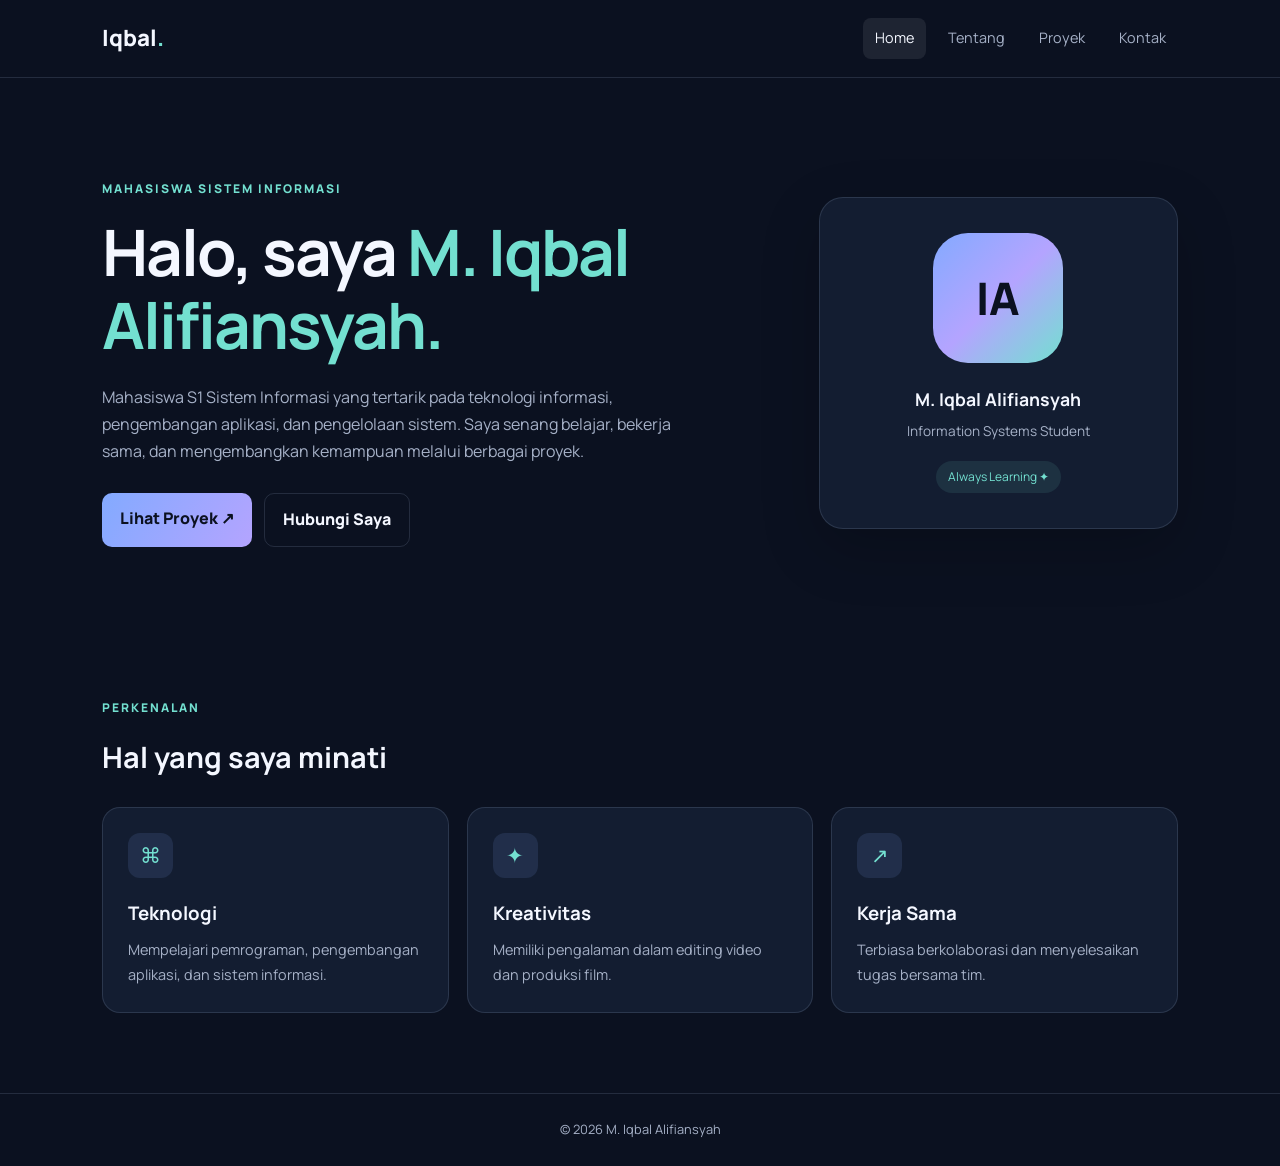
<file: index.html>
<!DOCTYPE html>
<html lang="id">
<head>
    <meta charset="UTF-8">
    <meta name="viewport" content="width=device-width, initial-scale=1.0">
    <title>Home | Iqbal</title>
    <link rel="stylesheet" href="style.css">
    <script src="script.js" defer></script>
</head>
<body>

<header>
    <a href="index.html" class="logo">Iqbal<span>.</span></a>

    <nav>
        <a class="active" href="index.html">Home</a>
        <a href="about.html">Tentang</a>
        <a href="projects.html">Proyek</a>
        <a href="contact.html">Kontak</a>
    </nav>
</header>

<main>
    <section class="hero">
        <div class="hero-text">
            <p class="subtitle">MAHASISWA SISTEM INFORMASI</p>

            <h1>Halo, saya <span>M. Iqbal Alifiansyah.</span></h1>

            <p class="description">
                Mahasiswa S1 Sistem Informasi yang tertarik pada
                teknologi informasi, pengembangan aplikasi,
                dan pengelolaan sistem. Saya senang belajar,
                bekerja sama, dan mengembangkan kemampuan
                melalui berbagai proyek.
            </p>

            <div class="buttons">
                <a href="projects.html" class="btn">Lihat Proyek ↗</a>
                <a href="contact.html" class="btn secondary">
                    Hubungi Saya
                </a>
            </div>
        </div>

        <div class="hero-card">
            <div class="avatar">IA</div>
            <h2>M. Iqbal Alifiansyah</h2>
            <p>Information Systems Student</p>
            <div class="badge">Always Learning ✦</div>
        </div>
    </section>

    <section class="section">
        <p class="subtitle">PERKENALAN</p>
        <h2>Hal yang saya minati</h2>

        <div class="card-container">
            <article class="card">
                <div class="icon">⌘</div>
                <h3>Teknologi</h3>
                <p>
                    Mempelajari pemrograman, pengembangan aplikasi,
                    dan sistem informasi.
                </p>
            </article>

            <article class="card">
                <div class="icon">✦</div>
                <h3>Kreativitas</h3>
                <p>
                    Memiliki pengalaman dalam editing video
                    dan produksi film.
                </p>
            </article>

            <article class="card">
                <div class="icon">↗</div>
                <h3>Kerja Sama</h3>
                <p>
                    Terbiasa berkolaborasi dan menyelesaikan
                    tugas bersama tim.
                </p>
            </article>
        </div>
    </section>
</main>

<footer>
    <p>© <span id="year"></span> M. Iqbal Alifiansyah</p>
</footer>

</body>
</html>
</file>
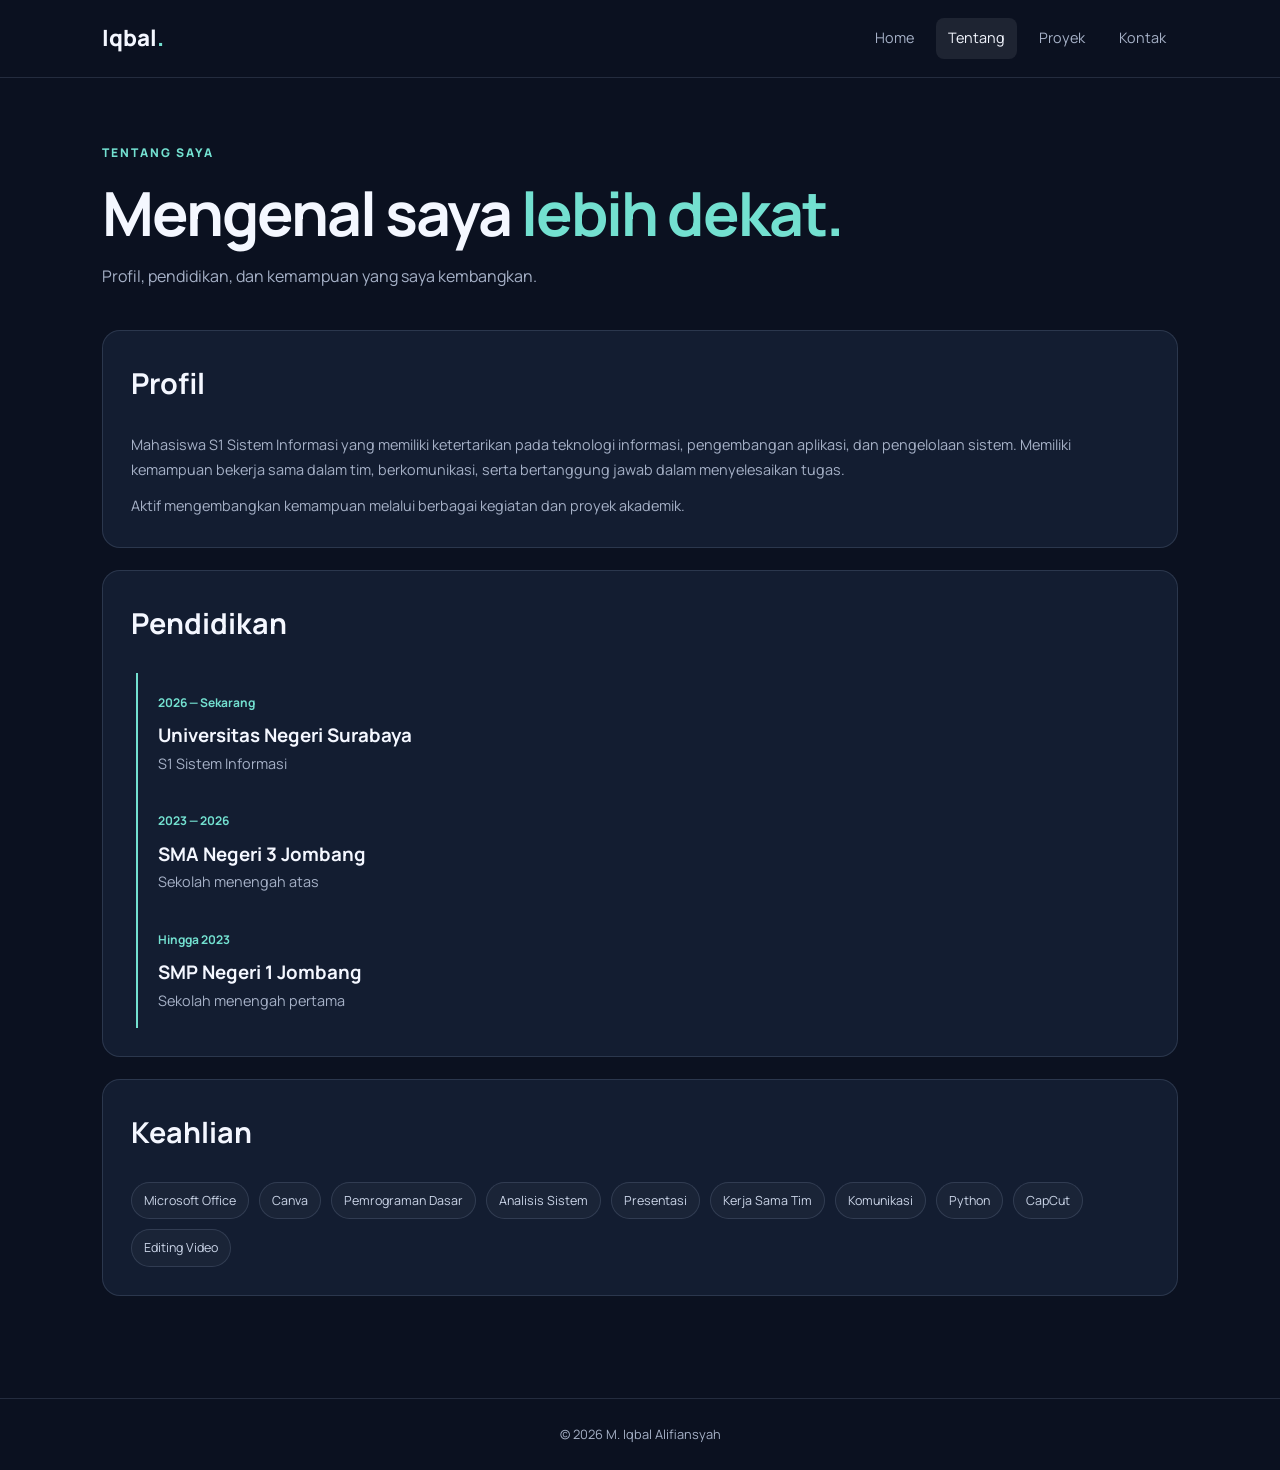
<file: about.html>
<!DOCTYPE html>
<html lang="id">
<head>
    <meta charset="UTF-8">
    <meta name="viewport" content="width=device-width, initial-scale=1.0">
    <title>Tentang Saya | Iqbal</title>
    <link rel="stylesheet" href="style.css">
    <script src="script.js" defer></script>
</head>
<body>

<header>
    <a href="index.html" class="logo">Iqbal<span>.</span></a>
    <nav>
        <a href="index.html">Home</a>
        <a class="active" href="about.html">Tentang</a>
        <a href="projects.html">Proyek</a>
        <a href="contact.html">Kontak</a>
    </nav>
</header>

<main class="page">
    <section class="page-heading">
        <p class="subtitle">TENTANG SAYA</p>
        <h1>Mengenal saya <span>lebih dekat.</span></h1>
        <p>Profil, pendidikan, dan kemampuan yang saya kembangkan.</p>
    </section>

    <section class="content-box">
        <h2>Profil</h2>
        <p>
            Mahasiswa S1 Sistem Informasi yang memiliki ketertarikan
            pada teknologi informasi, pengembangan aplikasi,
            dan pengelolaan sistem. Memiliki kemampuan bekerja
            sama dalam tim, berkomunikasi, serta bertanggung jawab
            dalam menyelesaikan tugas.
        </p>
        <p>
            Aktif mengembangkan kemampuan melalui berbagai
            kegiatan dan proyek akademik.
        </p>
    </section>

    <section class="content-box">
        <h2>Pendidikan</h2>

        <div class="timeline-item">
            <span>2026 — Sekarang</span>
            <h3>Universitas Negeri Surabaya</h3>
            <p>S1 Sistem Informasi</p>
        </div>

        <div class="timeline-item">
            <span>2023 — 2026</span>
            <h3>SMA Negeri 3 Jombang</h3>
            <p>Sekolah menengah atas</p>
        </div>

        <div class="timeline-item">
            <span>Hingga 2023</span>
            <h3>SMP Negeri 1 Jombang</h3>
            <p>Sekolah menengah pertama</p>
        </div>
    </section>

    <section class="content-box">
        <h2>Keahlian</h2>

        <div class="skills">
            <span>Microsoft Office</span>
            <span>Canva</span>
            <span>Pemrograman Dasar</span>
            <span>Analisis Sistem</span>
            <span>Presentasi</span>
            <span>Kerja Sama Tim</span>
            <span>Komunikasi</span>
            <span>Python</span>
            <span>CapCut</span>
            <span>Editing Video</span>
        </div>
    </section>
</main>

<footer>
    <p>© <span id="year"></span> M. Iqbal Alifiansyah</p>
</footer>

</body>
</html>
</file>
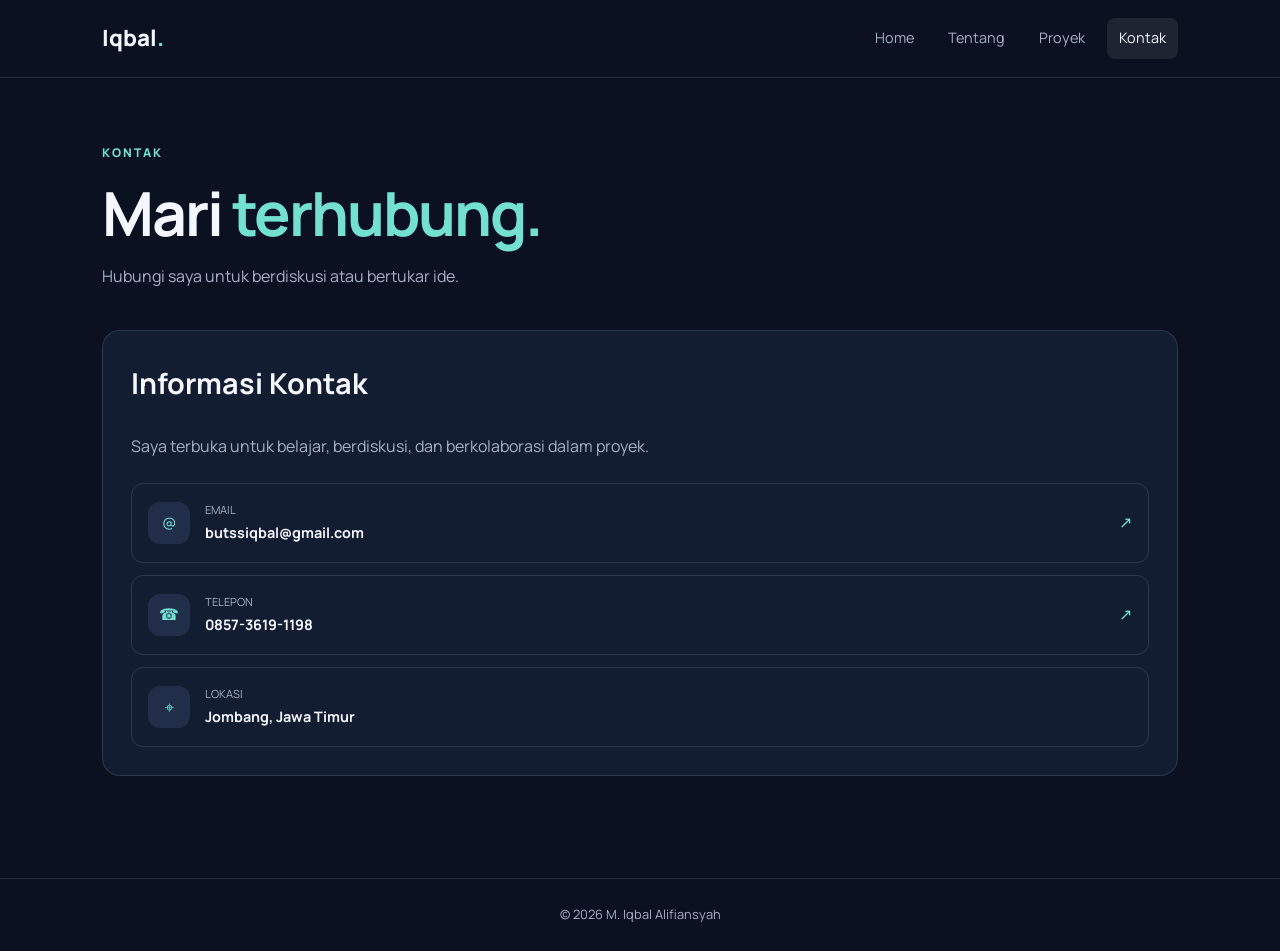
<file: contact.html>
<!DOCTYPE html>
<html lang="id">
<head>
    <meta charset="UTF-8">
    <meta name="viewport" content="width=device-width, initial-scale=1.0">
    <title>Kontak | Iqbal</title>
    <link rel="stylesheet" href="style.css">
    <script src="script.js" defer></script>
</head>
<body>

<header>
    <a href="index.html" class="logo">Iqbal<span>.</span></a>
    <nav>
        <a href="index.html">Home</a>
        <a href="about.html">Tentang</a>
        <a href="projects.html">Proyek</a>
        <a class="active" href="contact.html">Kontak</a>
    </nav>
</header>

<main class="page">
    <section class="page-heading">
        <p class="subtitle">KONTAK</p>
        <h1>Mari <span>terhubung.</span></h1>
        <p>Hubungi saya untuk berdiskusi atau bertukar ide.</p>
    </section>

    <section class="contact-box">
        <h2>Informasi Kontak</h2>
        <p class="contact-description">
            Saya terbuka untuk belajar, berdiskusi, dan
            berkolaborasi dalam proyek.
        </p>

        <a class="contact-item"
           href="mailto:butssiqbal@gmail.com">
            <span class="contact-icon">@</span>
            <span>
                <small>EMAIL</small>
                <strong>butssiqbal@gmail.com</strong>
            </span>
            <span class="arrow">↗</span>
        </a>

        <a class="contact-item"
           href="tel:+6285736191198">
            <span class="contact-icon">☎</span>
            <span>
                <small>TELEPON</small>
                <strong>0857-3619-1198</strong>
            </span>
            <span class="arrow">↗</span>
        </a>

        <div class="contact-item">
            <span class="contact-icon">⌖</span>
            <span>
                <small>LOKASI</small>
                <strong>Jombang, Jawa Timur</strong>
            </span>
        </div>
    </section>
</main>

<footer>
    <p>© <span id="year"></span> M. Iqbal Alifiansyah</p>
</footer>

</body>
</html>
</file>
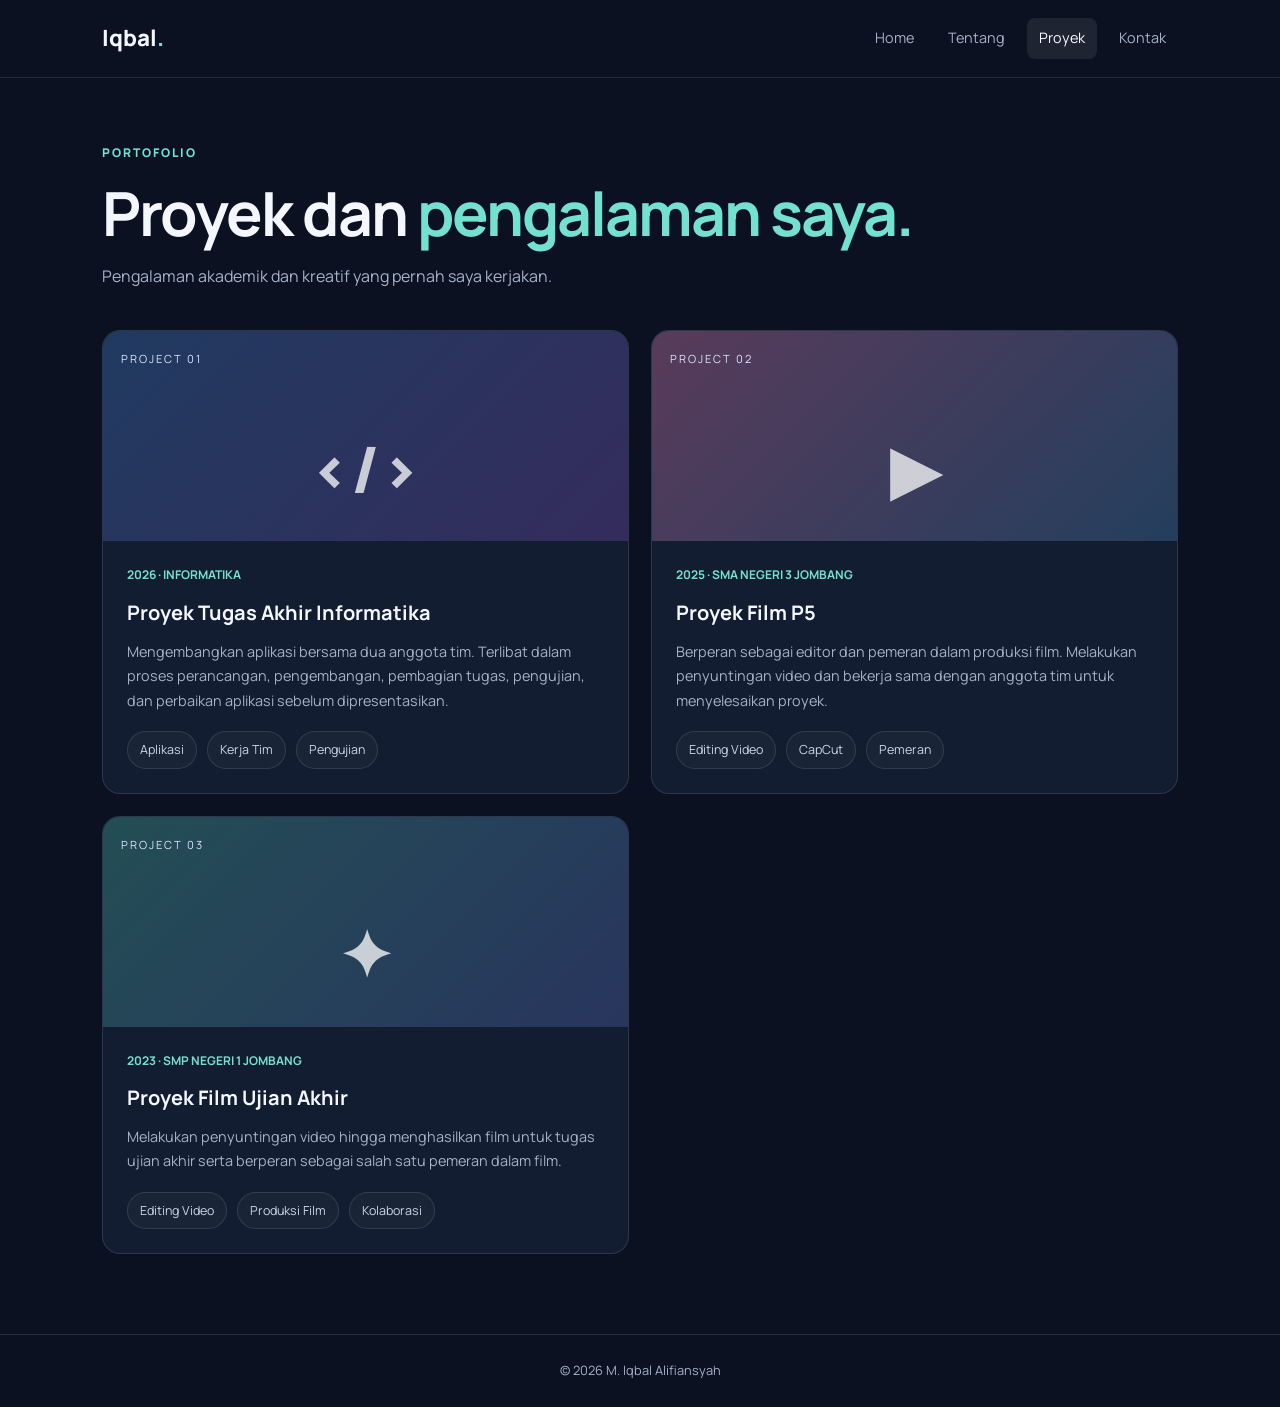
<file: projects.html>
<!DOCTYPE html>
<html lang="id">
<head>
    <meta charset="UTF-8">
    <meta name="viewport" content="width=device-width, initial-scale=1.0">
    <title>Proyek | Iqbal</title>
    <link rel="stylesheet" href="style.css">
    <script src="script.js" defer></script>
</head>
<body>

<header>
    <a href="index.html" class="logo">Iqbal<span>.</span></a>
    <nav>
        <a href="index.html">Home</a>
        <a href="about.html">Tentang</a>
        <a class="active" href="projects.html">Proyek</a>
        <a href="contact.html">Kontak</a>
    </nav>
</header>

<main class="page">
    <section class="page-heading">
        <p class="subtitle">PORTOFOLIO</p>
        <h1>Proyek dan <span>pengalaman saya.</span></h1>
        <p>Pengalaman akademik dan kreatif yang pernah saya kerjakan.</p>
    </section>

    <section class="project-grid">

        <article class="project-card">
            <div class="project-visual app-visual">
                <span>PROJECT 01</span>
                <div class="visual-icon">&lt;/&gt;</div>
            </div>
            <div class="project-info">
                <p class="project-date">2026 · INFORMATIKA</p>
                <h2>Proyek Tugas Akhir Informatika</h2>
                <p>
                    Mengembangkan aplikasi bersama dua anggota tim.
                    Terlibat dalam proses perancangan, pengembangan,
                    pembagian tugas, pengujian, dan perbaikan aplikasi
                    sebelum dipresentasikan.
                </p>
                <div class="tags">
                    <span>Aplikasi</span>
                    <span>Kerja Tim</span>
                    <span>Pengujian</span>
                </div>
            </div>
        </article>

        <article class="project-card">
            <div class="project-visual film-visual">
                <span>PROJECT 02</span>
                <div class="visual-icon">▶</div>
            </div>
            <div class="project-info">
                <p class="project-date">2025 · SMA NEGERI 3 JOMBANG</p>
                <h2>Proyek Film P5</h2>
                <p>
                    Berperan sebagai editor dan pemeran dalam
                    produksi film. Melakukan penyuntingan video
                    dan bekerja sama dengan anggota tim untuk
                    menyelesaikan proyek.
                </p>
                <div class="tags">
                    <span>Editing Video</span>
                    <span>CapCut</span>
                    <span>Pemeran</span>
                </div>
            </div>
        </article>

        <article class="project-card">
            <div class="project-visual school-visual">
                <span>PROJECT 03</span>
                <div class="visual-icon">✦</div>
            </div>
            <div class="project-info">
                <p class="project-date">2023 · SMP NEGERI 1 JOMBANG</p>
                <h2>Proyek Film Ujian Akhir</h2>
                <p>
                    Melakukan penyuntingan video hingga menghasilkan
                    film untuk tugas ujian akhir serta berperan
                    sebagai salah satu pemeran dalam film.
                </p>
                <div class="tags">
                    <span>Editing Video</span>
                    <span>Produksi Film</span>
                    <span>Kolaborasi</span>
                </div>
            </div>
        </article>

    </section>
</main>

<footer>
    <p>© <span id="year"></span> M. Iqbal Alifiansyah</p>
</footer>

</body>
</html>
</file>
<file: style.css>
@import url('https://fonts.googleapis.com/css2?family=Manrope:wght@400;500;600;700;800&display=swap');

:root {
    --bg: #0b1120;
    --panel: #131d31;
    --text: #f4f7ff;
    --muted: #a6b1c7;
    --blue: #83aaff;
    --cyan: #73e0d0;
    --line: rgba(180, 198, 230, 0.15);
}

* {
    margin: 0;
    padding: 0;
    box-sizing: border-box;
}

html {
    scroll-behavior: smooth;
}

body {
    font-family: 'Manrope', Arial, sans-serif;
    background: var(--bg);
    color: var(--text);
    line-height: 1.7;
}

a {
    color: inherit;
    text-decoration: none;
}

header {
    min-height: 78px;
    padding: 18px 8%;
    display: flex;
    align-items: center;
    justify-content: space-between;
    border-bottom: 1px solid var(--line);
}

.logo {
    font-size: 1.4rem;
    font-weight: 800;
}

.logo span,
h1 span {
    color: var(--cyan);
}

nav {
    display: flex;
    gap: 10px;
}

nav a {
    color: var(--muted);
    padding: 8px 12px;
    border-radius: 8px;
    font-size: 0.9rem;
    transition: 0.3s;
}

nav a:hover,
nav a.active {
    color: var(--text);
    background: rgba(255,255,255,0.08);
}

.hero {
    width: 84%;
    max-width: 1150px;
    min-height: 570px;
    margin: auto;
    display: grid;
    grid-template-columns: 1.3fr 0.7fr;
    align-items: center;
    gap: 50px;
    padding: 60px 0;
}

.subtitle {
    color: var(--cyan);
    font-size: 0.75rem;
    font-weight: 800;
    letter-spacing: 2px;
    margin-bottom: 15px;
}

h1 {
    font-size: clamp(2.4rem, 5vw, 4.3rem);
    line-height: 1.15;
    letter-spacing: -2px;
}

.description {
    max-width: 600px;
    color: var(--muted);
    margin-top: 22px;
}

.buttons {
    display: flex;
    flex-wrap: wrap;
    gap: 12px;
    margin-top: 28px;
}

.btn {
    display: inline-block;
    padding: 12px 18px;
    border-radius: 10px;
    background: linear-gradient(120deg, var(--blue), #b4a4ff);
    color: #0b1120;
    font-weight: 800;
    transition: 0.3s;
}

.btn:hover {
    transform: translateY(-3px);
}

.btn.secondary {
    background: transparent;
    color: var(--text);
    border: 1px solid var(--line);
}

.hero-card {
    text-align: center;
    padding: 35px 20px;
    background: var(--panel);
    border: 1px solid var(--line);
    border-radius: 24px;
    box-shadow: 0 20px 60px rgba(0,0,0,0.2);
    animation: float 5s ease-in-out infinite;
}

.avatar {
    width: 130px;
    height: 130px;
    margin: 0 auto 22px;
    border-radius: 35px;
    display: grid;
    place-items: center;
    background: linear-gradient(135deg, var(--blue), #b4a4ff, var(--cyan));
    color: var(--bg);
    font-size: 2.8rem;
    font-weight: 800;
}

.hero-card h2 {
    font-size: 1.1rem;
}

.hero-card p {
    color: var(--muted);
    font-size: 0.85rem;
    margin-top: 5px;
}

.badge {
    display: inline-block;
    margin-top: 18px;
    padding: 6px 12px;
    border-radius: 30px;
    background: rgba(115,224,208,0.1);
    color: var(--cyan);
    font-size: 0.75rem;
}

.section,
.page {
    width: 84%;
    max-width: 1150px;
    margin: auto;
    padding: 50px 0 80px;
}

.section h2,
.content-box h2,
.contact-box h2 {
    font-size: 1.8rem;
    margin-bottom: 25px;
}

.card-container {
    display: grid;
    grid-template-columns: repeat(3, 1fr);
    gap: 18px;
}

.card {
    padding: 25px;
    background: var(--panel);
    border: 1px solid var(--line);
    border-radius: 18px;
    transition: 0.3s;
}

.card:hover,
.project-card:hover {
    transform: translateY(-6px);
    border-color: var(--cyan);
}

.icon {
    width: 45px;
    height: 45px;
    display: grid;
    place-items: center;
    background: rgba(131,170,255,0.12);
    color: var(--cyan);
    border-radius: 12px;
    margin-bottom: 20px;
    font-size: 1.3rem;
}

.card h3 {
    margin-bottom: 8px;
}

.card p,
.content-box p,
.project-info > p:not(.project-date) {
    color: var(--muted);
    font-size: 0.9rem;
}

footer {
    padding: 25px;
    text-align: center;
    color: var(--muted);
    border-top: 1px solid var(--line);
    font-size: 0.8rem;
}

/* Halaman Tentang dan Proyek */

.page {
    padding-top: 65px;
}

.page-heading {
    margin-bottom: 40px;
}

.page-heading h1 {
    font-size: clamp(2.3rem, 5vw, 3.8rem);
}

.page-heading > p:last-child {
    color: var(--muted);
    margin-top: 15px;
}

.content-box,
.contact-box {
    padding: 28px;
    margin-bottom: 22px;
    background: var(--panel);
    border: 1px solid var(--line);
    border-radius: 18px;
}

.content-box p + p {
    margin-top: 12px;
}

.timeline-item {
    padding: 15px 0 15px 20px;
    margin-left: 5px;
    border-left: 2px solid var(--cyan);
}

.timeline-item span,
.project-date {
    color: var(--cyan);
    font-size: 0.75rem;
    font-weight: 700;
}

.timeline-item h3 {
    margin-top: 5px;
}

.skills,
.tags {
    display: flex;
    flex-wrap: wrap;
    gap: 10px;
}

.skills span,
.tags span {
    border: 1px solid var(--line);
    background: rgba(255,255,255,0.03);
    padding: 7px 12px;
    border-radius: 25px;
    color: #cbd5e8;
    font-size: 0.78rem;
}

/* Kartu proyek */

.project-grid {
    display: grid;
    grid-template-columns: repeat(2, minmax(0, 1fr));
    gap: 22px;
}

.project-card {
    background: var(--panel);
    border: 1px solid var(--line);
    border-radius: 18px;
    overflow: hidden;
    transition: 0.3s;
}

.project-visual {
    height: 210px;
    display: flex;
    flex-direction: column;
    justify-content: space-between;
    padding: 18px;
    background: linear-gradient(135deg, #203a60, #342c5c);
}

.project-visual > span {
    font-size: 0.7rem;
    letter-spacing: 2px;
    color: #d9e3ff;
}

.visual-icon {
    align-self: center;
    font-size: 4rem;
    font-weight: 800;
    color: rgba(255,255,255,0.75);
    animation: float 4s ease-in-out infinite;
}

.film-visual {
    background: linear-gradient(135deg, #593b5b, #243e5d);
}

.school-visual {
    background: linear-gradient(135deg, #234e55, #28355e);
}

.project-info {
    padding: 24px;
}

.project-info h2 {
    font-size: 1.25rem;
    margin: 10px 0;
}

.tags {
    margin-top: 18px;
}

/* Halaman Kontak */

.contact-description {
    color: var(--muted);
    margin-bottom: 22px;
}

.contact-item {
    display: flex;
    align-items: center;
    gap: 15px;
    padding: 16px;
    margin-top: 12px;
    border: 1px solid var(--line);
    border-radius: 12px;
    transition: 0.3s;
}

.contact-item:hover {
    border-color: var(--cyan);
}

.contact-icon {
    width: 42px;
    height: 42px;
    display: grid;
    place-items: center;
    border-radius: 12px;
    background: rgba(131,170,255,0.12);
    color: var(--cyan);
}

.contact-item small {
    display: block;
    color: var(--muted);
    font-size: 0.7rem;
}

.contact-item strong {
    font-size: 0.9rem;
    overflow-wrap: anywhere;
}

.arrow {
    margin-left: auto;
    color: var(--cyan);
}

/* Animasi */

@keyframes float {
    0%, 100% {
        transform: translateY(0);
    }
    50% {
        transform: translateY(-9px);
    }
}

/* Tampilan HP */

@media (max-width: 760px) {
    header {
        padding: 18px 5%;
        flex-wrap: wrap;
        gap: 15px;
    }

    nav {
        width: 100%;
        flex-wrap: wrap;
        gap: 3px;
    }

    nav a {
        padding: 7px 9px;
        font-size: 0.8rem;
    }

    .hero {
        width: 88%;
        grid-template-columns: 1fr;
        gap: 35px;
        padding: 50px 0;
    }

    .hero-card {
        max-width: 350px;
        width: 100%;
        margin: auto;
    }

    .section,
    .page {
        width: 88%;
    }

    .card-container,
    .project-grid {
        grid-template-columns: 1fr;
    }

    h1 {
        font-size: 2.6rem;
    }
}

@media (prefers-reduced-motion: reduce) {
    *,
    *::before,
    *::after {
        animation: none !important;
        scroll-behavior: auto !important;
        transition: none !important;
    }
}
</file>
